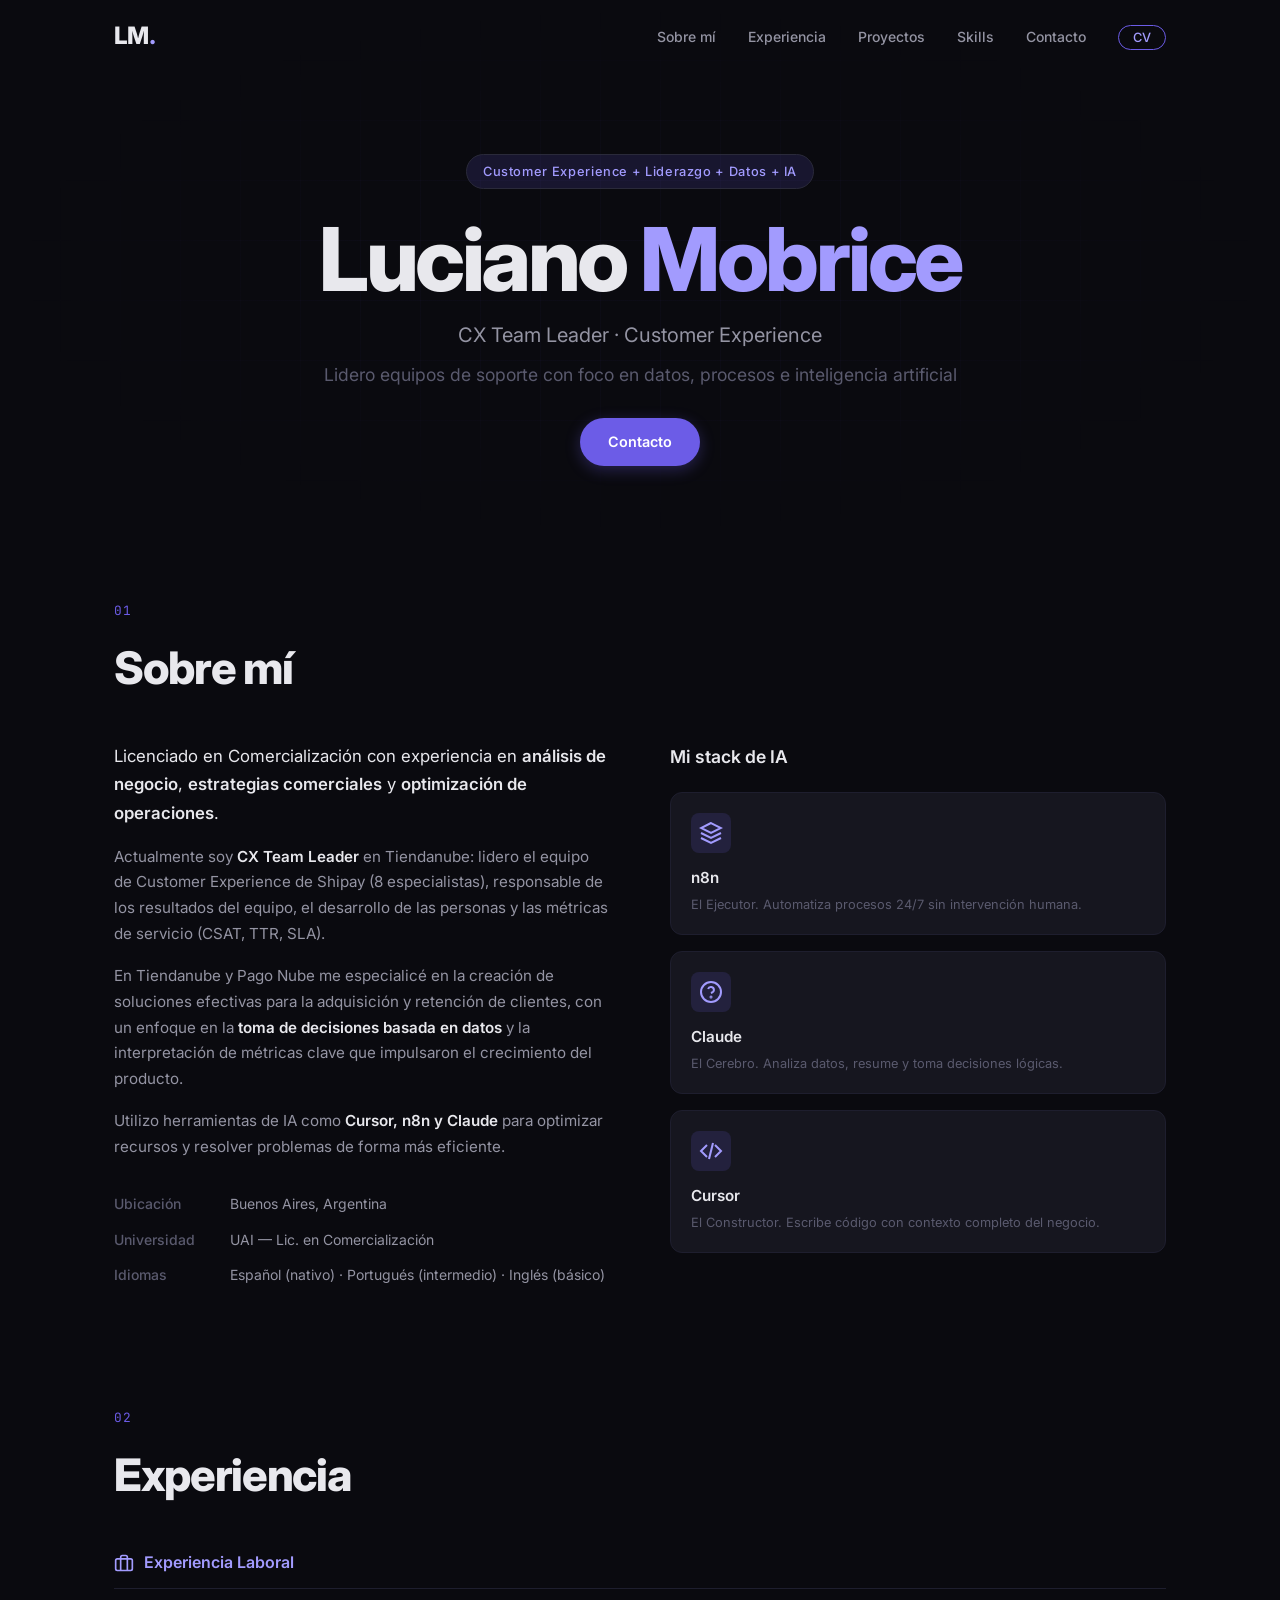
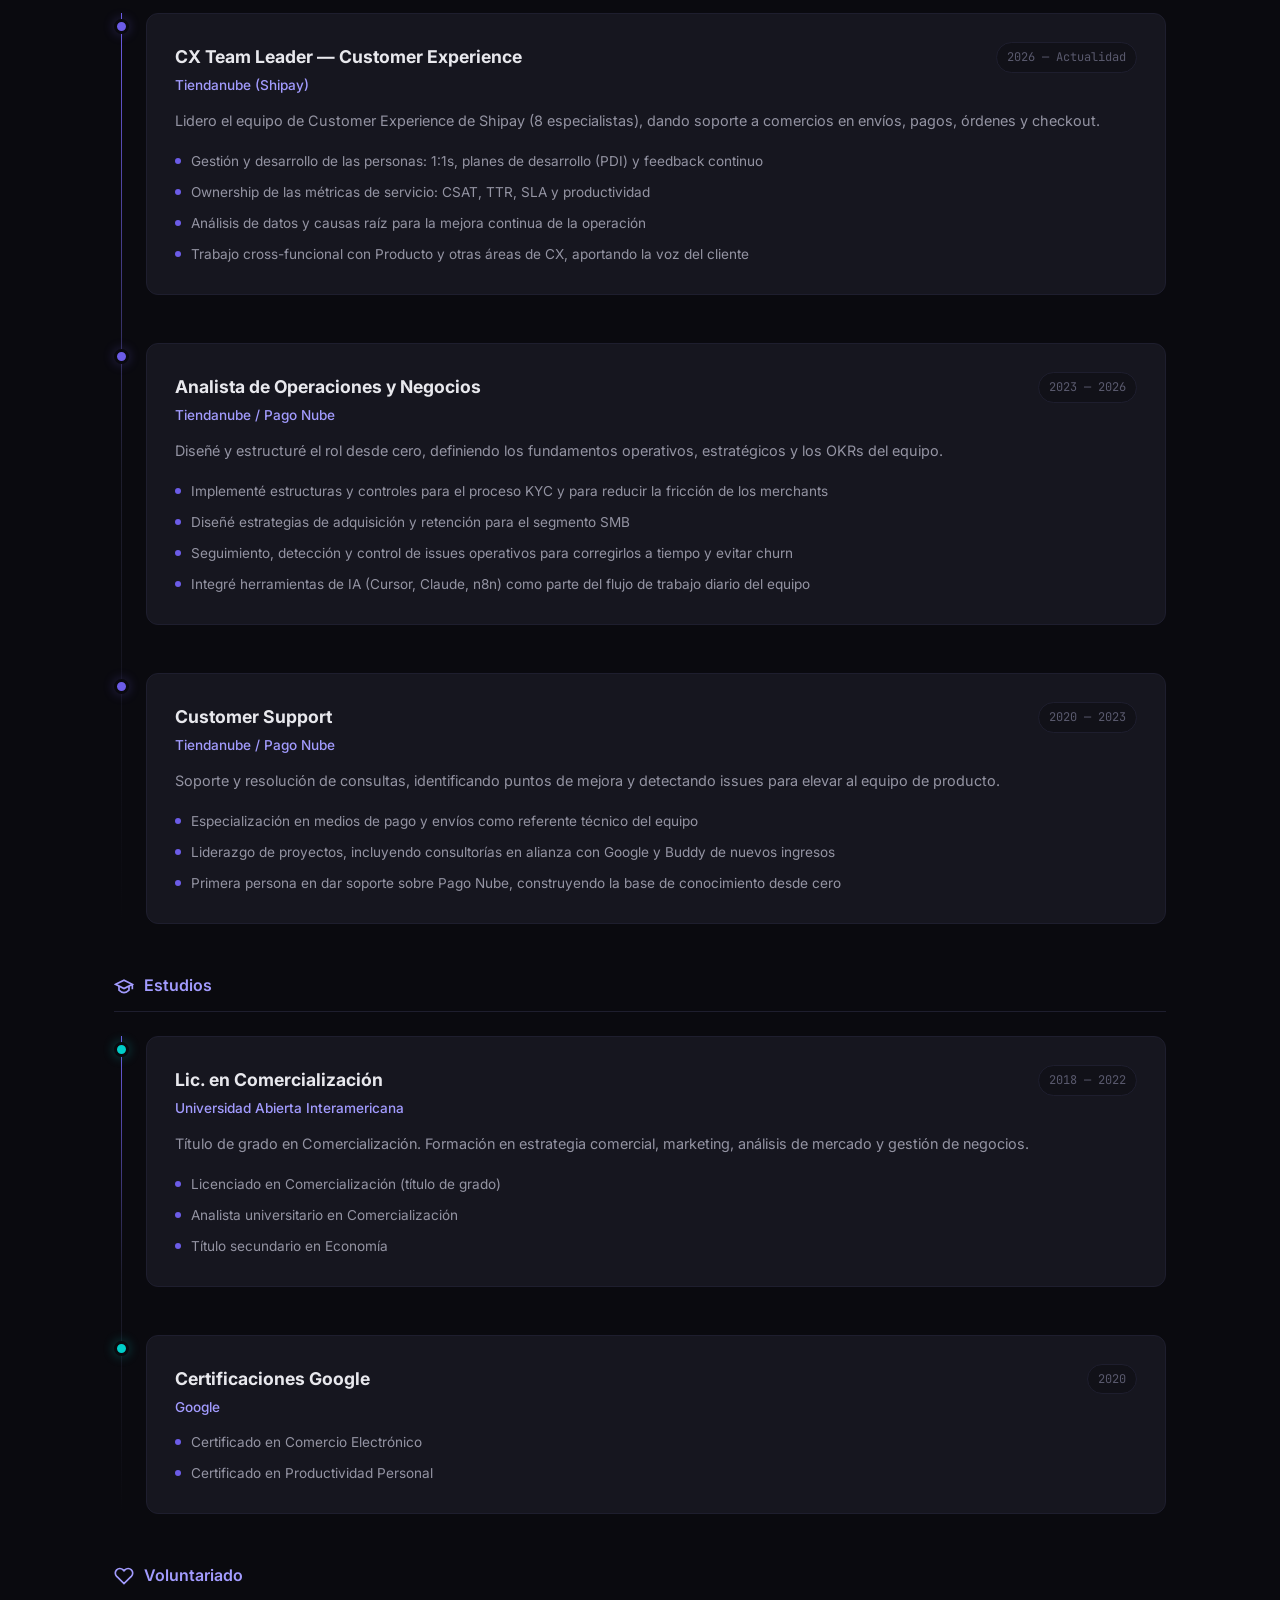
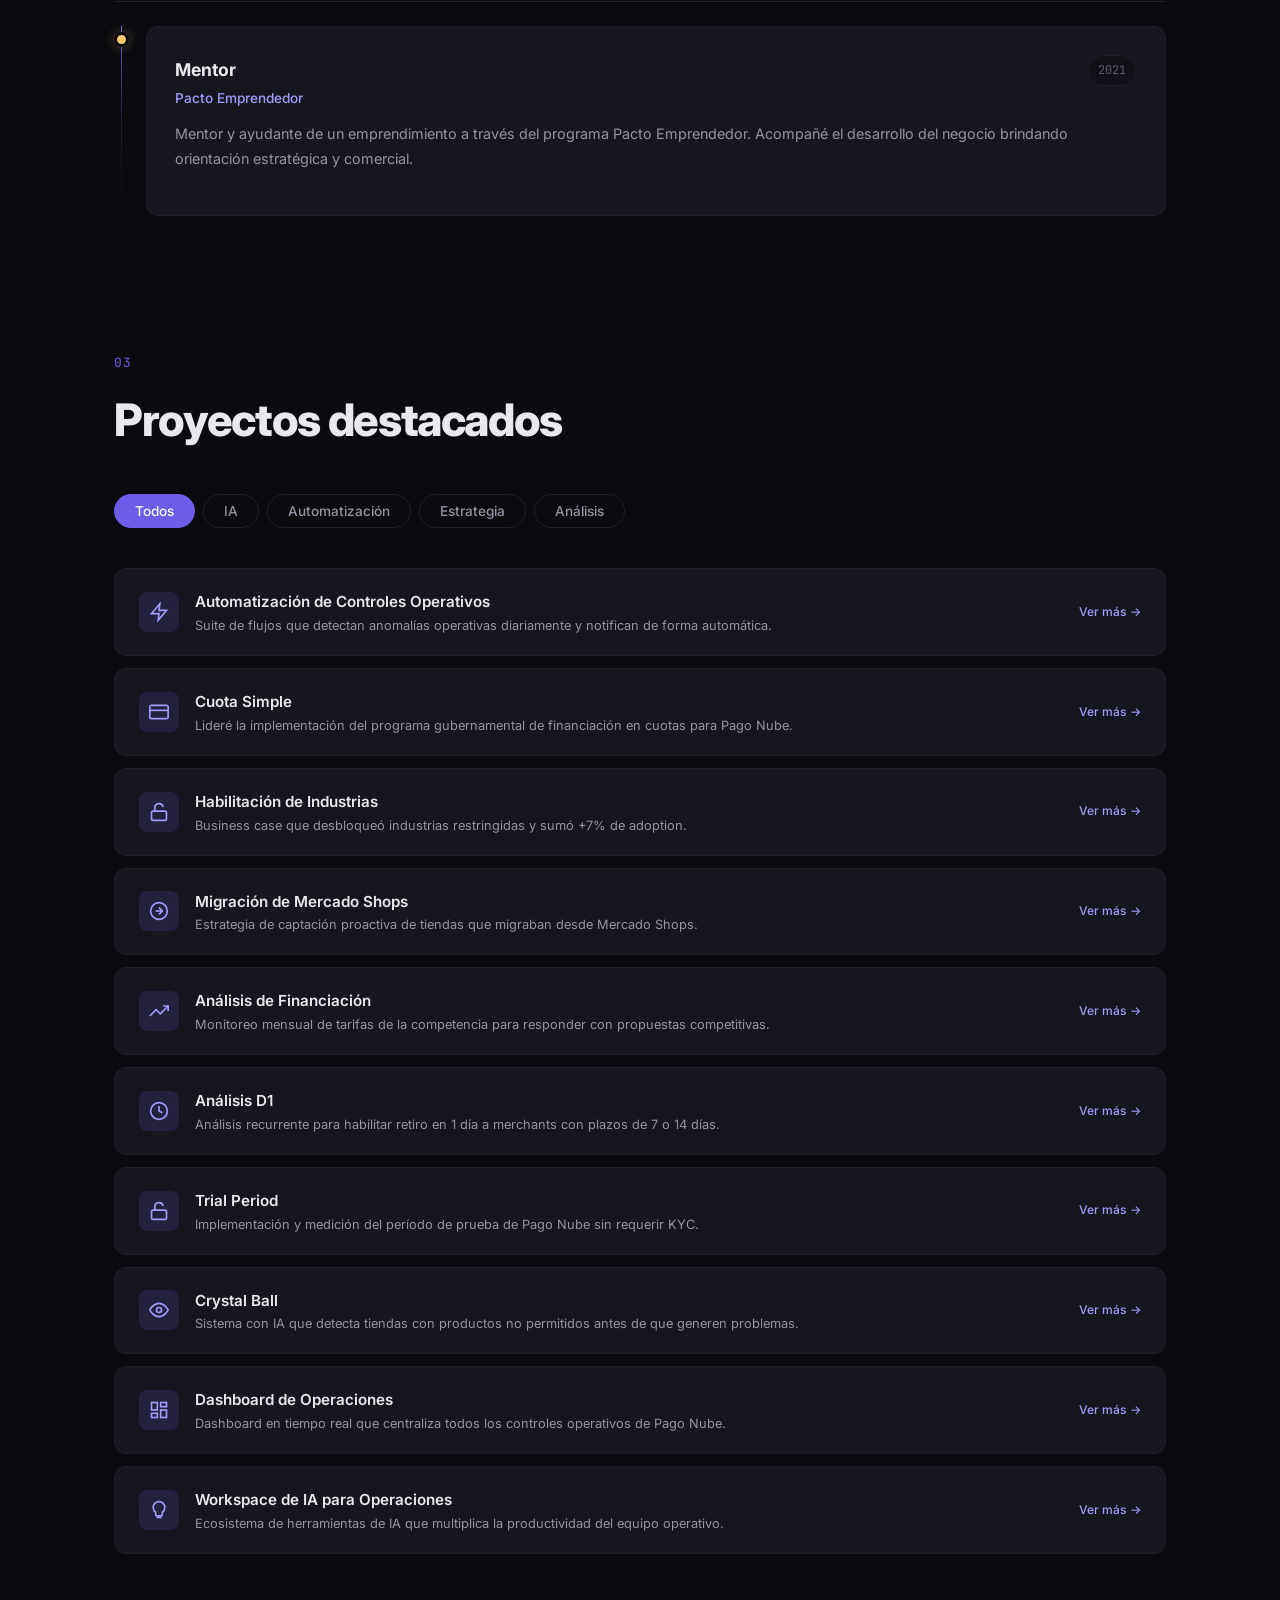
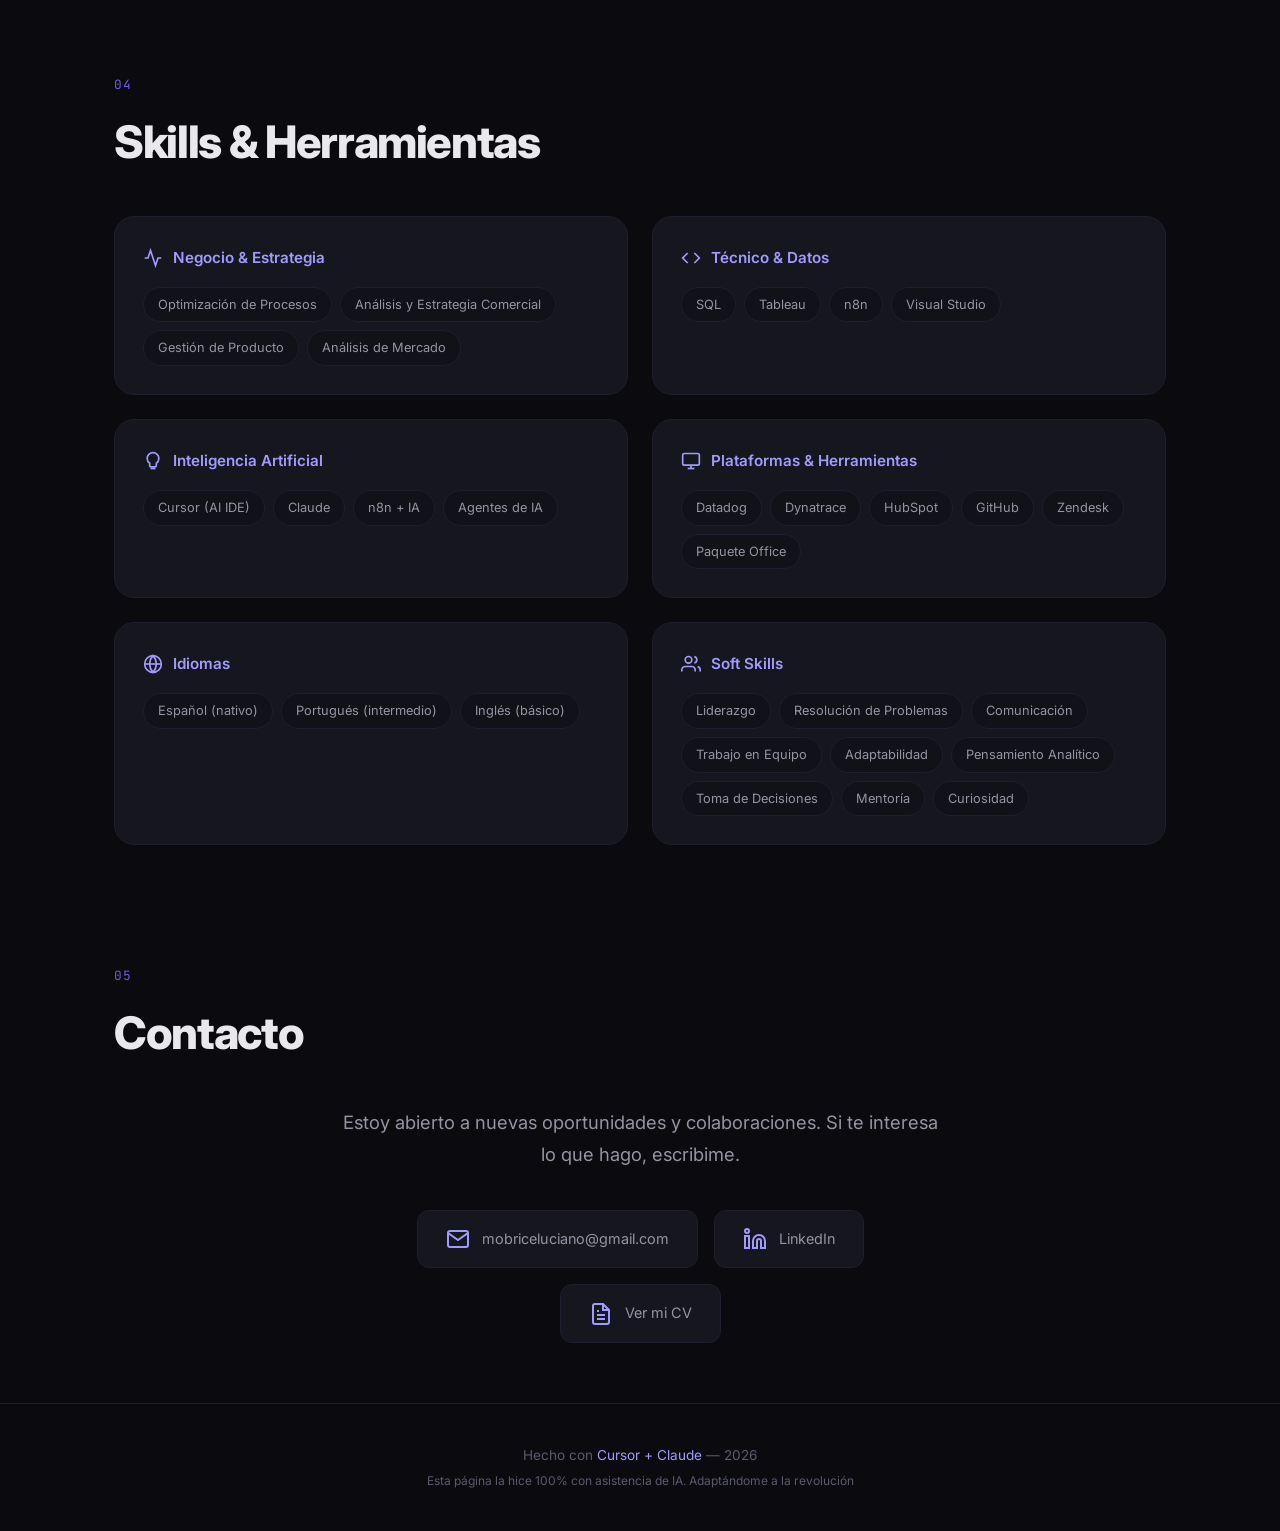
<file: index.html>
<!DOCTYPE html>
<html lang="es">
<head>
  <meta charset="UTF-8">
  <meta name="viewport" content="width=device-width, initial-scale=1.0">
  <title>Luciano Mobrice — Portfolio</title>
  <meta name="description" content="Portfolio de Luciano Mobrice. CX Team Leader en Tiendanube. Lidero equipos de Customer Experience con foco en datos, procesos e inteligencia artificial.">
  <link rel="stylesheet" href="style.css">
  <link rel="preconnect" href="https://fonts.googleapis.com">
  <link rel="preconnect" href="https://fonts.gstatic.com" crossorigin>
  <link href="https://fonts.googleapis.com/css2?family=Inter:wght@300;400;500;600;700;800&family=JetBrains+Mono:wght@400;500&display=swap" rel="stylesheet">
</head>
<body>
  <nav class="navbar" id="navbar">
    <div class="nav-container">
      <a href="#hero" class="nav-logo">LM<span class="accent">.</span></a>
      <button class="nav-toggle" id="navToggle" aria-label="Abrir menu">
        <span></span><span></span><span></span>
      </button>
      <ul class="nav-links" id="navLinks">
        <li><a href="#about">Sobre mí</a></li>
        <li><a href="#experience">Experiencia</a></li>
        <li><a href="#projects">Proyectos</a></li>
        <li><a href="#skills">Skills</a></li>
        <li><a href="#contact">Contacto</a></li>
        <li><a href="cv.html" class="nav-cv-link">CV</a></li>
      </ul>
    </div>
  </nav>

  <section class="hero" id="hero">
    <div class="hero-bg-grid"></div>
    <div class="hero-content">
      <div class="hero-badge">Customer Experience + Liderazgo + Datos + IA</div>
      <h1>Luciano <span class="accent">Mobrice</span></h1>
      <p class="hero-role">CX Team Leader · Customer Experience</p>
      <p class="hero-tagline">Lidero equipos de soporte con foco en datos, procesos e inteligencia artificial</p>
      <div class="hero-cta">
        <a href="#contact" class="btn btn-primary">Contacto</a>
      </div>
    </div>
  </section>

  <section class="about" id="about">
    <div class="container">
      <div class="section-header">
        <span class="section-tag">01</span>
        <h2>Sobre mí</h2>
      </div>
      <div class="about-grid">
        <div class="about-text">
          <p class="about-lead">Licenciado en Comercialización con experiencia en <strong>análisis de negocio</strong>, <strong>estrategias comerciales</strong> y <strong>optimización de operaciones</strong>.</p>
          <p>Actualmente soy <strong>CX Team Leader</strong> en Tiendanube: lidero el equipo de Customer Experience de Shipay (8 especialistas), responsable de los resultados del equipo, el desarrollo de las personas y las métricas de servicio (CSAT, TTR, SLA).</p>
          <p>En Tiendanube y Pago Nube me especialicé en la creación de soluciones efectivas para la adquisición y retención de clientes, con un enfoque en la <strong>toma de decisiones basada en datos</strong> y la interpretación de métricas clave que impulsaron el crecimiento del producto.</p>
          <p>Utilizo herramientas de IA como <strong>Cursor, n8n y Claude</strong> para optimizar recursos y resolver problemas de forma más eficiente.</p>
          <div class="about-details">
            <div class="detail">
              <span class="detail-label">Ubicación</span>
              <span class="detail-value">Buenos Aires, Argentina</span>
            </div>
            <div class="detail">
              <span class="detail-label">Universidad</span>
              <span class="detail-value">UAI — Lic. en Comercialización</span>
            </div>
            <div class="detail">
              <span class="detail-label">Idiomas</span>
              <span class="detail-value">Español (nativo) · Portugués (intermedio) · Inglés (básico)</span>
            </div>
          </div>
        </div>
        <div class="about-ai-stack">
          <h3>Mi stack de IA</h3>
          <div class="ai-cards">
            <div class="ai-card">
              <div class="ai-card-icon">
                <svg width="24" height="24" viewBox="0 0 24 24" fill="none" stroke="currentColor" stroke-width="2"><path d="M12 2L2 7l10 5 10-5-10-5z"/><path d="M2 17l10 5 10-5"/><path d="M2 12l10 5 10-5"/></svg>
              </div>
              <h4>n8n</h4>
              <p>El Ejecutor. Automatiza procesos 24/7 sin intervención humana.</p>
            </div>
            <div class="ai-card">
              <div class="ai-card-icon">
                <svg width="24" height="24" viewBox="0 0 24 24" fill="none" stroke="currentColor" stroke-width="2"><circle cx="12" cy="12" r="10"/><path d="M9.09 9a3 3 0 0 1 5.83 1c0 2-3 3-3 3"/><circle cx="12" cy="17" r=".5"/></svg>
              </div>
              <h4>Claude</h4>
              <p>El Cerebro. Analiza datos, resume y toma decisiones lógicas.</p>
            </div>
            <div class="ai-card">
              <div class="ai-card-icon">
                <svg width="24" height="24" viewBox="0 0 24 24" fill="none" stroke="currentColor" stroke-width="2"><polyline points="16 18 22 12 16 6"/><polyline points="8 6 2 12 8 18"/><line x1="14" y1="4" x2="10" y2="20"/></svg>
              </div>
              <h4>Cursor</h4>
              <p>El Constructor. Escribe código con contexto completo del negocio.</p>
            </div>
          </div>
        </div>
      </div>
    </div>
  </section>

  <section class="experience" id="experience">
    <div class="container">
      <div class="section-header">
        <span class="section-tag">02</span>
        <h2>Experiencia</h2>
      </div>

      <h3 class="experience-subtitle">
        <svg width="20" height="20" viewBox="0 0 24 24" fill="none" stroke="currentColor" stroke-width="2"><rect x="2" y="7" width="20" height="14" rx="2" ry="2"/><path d="M16 21V5a2 2 0 0 0-2-2h-4a2 2 0 0 0-2 2v16"/></svg>
        Experiencia Laboral
      </h3>
      <div class="timeline">
        <div class="timeline-item">
          <div class="timeline-marker"></div>
          <div class="timeline-content">
            <div class="timeline-header">
              <div>
                <h3>CX Team Leader — Customer Experience</h3>
                <span class="timeline-company">Tiendanube (Shipay)</span>
              </div>
              <span class="timeline-period">2026 — Actualidad</span>
            </div>
            <p>Lidero el equipo de Customer Experience de Shipay (8 especialistas), dando soporte a comercios en envíos, pagos, órdenes y checkout.</p>
            <ul class="timeline-highlights">
              <li>Gestión y desarrollo de las personas: 1:1s, planes de desarrollo (PDI) y feedback continuo</li>
              <li>Ownership de las métricas de servicio: CSAT, TTR, SLA y productividad</li>
              <li>Análisis de datos y causas raíz para la mejora continua de la operación</li>
              <li>Trabajo cross-funcional con Producto y otras áreas de CX, aportando la voz del cliente</li>
            </ul>
          </div>
        </div>
        <div class="timeline-item">
          <div class="timeline-marker"></div>
          <div class="timeline-content">
            <div class="timeline-header">
              <div>
                <h3>Analista de Operaciones y Negocios</h3>
                <span class="timeline-company">Tiendanube / Pago Nube</span>
              </div>
              <span class="timeline-period">2023 — 2026</span>
            </div>
            <p>Diseñé y estructuré el rol desde cero, definiendo los fundamentos operativos, estratégicos y los OKRs del equipo.</p>
            <ul class="timeline-highlights">
              <li>Implementé estructuras y controles para el proceso KYC y para reducir la fricción de los merchants</li>
              <li>Diseñé estrategias de adquisición y retención para el segmento SMB</li>
              <li>Seguimiento, detección y control de issues operativos para corregirlos a tiempo y evitar churn</li>
              <li>Integré herramientas de IA (Cursor, Claude, n8n) como parte del flujo de trabajo diario del equipo</li>
            </ul>
          </div>
        </div>
        <div class="timeline-item">
          <div class="timeline-marker"></div>
          <div class="timeline-content">
            <div class="timeline-header">
              <div>
                <h3>Customer Support</h3>
                <span class="timeline-company">Tiendanube / Pago Nube</span>
              </div>
              <span class="timeline-period">2020 — 2023</span>
            </div>
            <p>Soporte y resolución de consultas, identificando puntos de mejora y detectando issues para elevar al equipo de producto.</p>
            <ul class="timeline-highlights">
              <li>Especialización en medios de pago y envíos como referente técnico del equipo</li>
              <li>Liderazgo de proyectos, incluyendo consultorías en alianza con Google y Buddy de nuevos ingresos</li>
              <li>Primera persona en dar soporte sobre Pago Nube, construyendo la base de conocimiento desde cero</li>
            </ul>
          </div>
        </div>
      </div>

      <h3 class="experience-subtitle">
        <svg width="20" height="20" viewBox="0 0 24 24" fill="none" stroke="currentColor" stroke-width="2"><path d="M22 10v6M2 10l10-5 10 5-10 5z"/><path d="M6 12v5c3 3 6 3 6 3s3 0 6-3v-5"/></svg>
        Estudios
      </h3>
      <div class="timeline">
        <div class="timeline-item">
          <div class="timeline-marker marker-edu"></div>
          <div class="timeline-content">
            <div class="timeline-header">
              <div>
                <h3>Lic. en Comercialización</h3>
                <span class="timeline-company">Universidad Abierta Interamericana</span>
              </div>
              <span class="timeline-period">2018 — 2022</span>
            </div>
            <p>Título de grado en Comercialización. Formación en estrategia comercial, marketing, análisis de mercado y gestión de negocios.</p>
            <ul class="timeline-highlights">
              <li>Licenciado en Comercialización (título de grado)</li>
              <li>Analista universitario en Comercialización</li>
              <li>Título secundario en Economía</li>
            </ul>
          </div>
        </div>
        <div class="timeline-item">
          <div class="timeline-marker marker-edu"></div>
          <div class="timeline-content">
            <div class="timeline-header">
              <div>
                <h3>Certificaciones Google</h3>
                <span class="timeline-company">Google</span>
              </div>
              <span class="timeline-period">2020</span>
            </div>
            <ul class="timeline-highlights">
              <li>Certificado en Comercio Electrónico</li>
              <li>Certificado en Productividad Personal</li>
            </ul>
          </div>
        </div>
      </div>

      <h3 class="experience-subtitle">
        <svg width="20" height="20" viewBox="0 0 24 24" fill="none" stroke="currentColor" stroke-width="2"><path d="M20.84 4.61a5.5 5.5 0 0 0-7.78 0L12 5.67l-1.06-1.06a5.5 5.5 0 0 0-7.78 7.78l1.06 1.06L12 21.23l7.78-7.78 1.06-1.06a5.5 5.5 0 0 0 0-7.78z"/></svg>
        Voluntariado
      </h3>
      <div class="timeline">
        <div class="timeline-item">
          <div class="timeline-marker marker-vol"></div>
          <div class="timeline-content">
            <div class="timeline-header">
              <div>
                <h3>Mentor</h3>
                <span class="timeline-company">Pacto Emprendedor</span>
              </div>
              <span class="timeline-period">2021</span>
            </div>
            <p>Mentor y ayudante de un emprendimiento a través del programa Pacto Emprendedor. Acompañé el desarrollo del negocio brindando orientación estratégica y comercial.</p>
          </div>
        </div>
      </div>
    </div>
  </section>

  <section class="projects" id="projects">
    <div class="container">
      <div class="section-header">
        <span class="section-tag">03</span>
        <h2>Proyectos destacados</h2>
      </div>
      <div class="project-filters">
        <button class="filter-btn active" data-filter="all">Todos</button>
        <button class="filter-btn" data-filter="ai">IA</button>
        <button class="filter-btn" data-filter="automation">Automatización</button>
        <button class="filter-btn" data-filter="strategy">Estrategia</button>
        <button class="filter-btn" data-filter="analytics">Análisis</button>
      </div>
      <div class="projects-grid" id="projectsGrid">
      </div>
    </div>
  </section>

  <section class="skills" id="skills">
    <div class="container">
      <div class="section-header">
        <span class="section-tag">04</span>
        <h2>Skills & Herramientas</h2>
      </div>
      <div class="skills-grid">
        <div class="skill-group">
          <h3>
            <svg width="20" height="20" viewBox="0 0 24 24" fill="none" stroke="currentColor" stroke-width="2"><path d="M22 12h-4l-3 9L9 3l-3 9H2"/></svg>
            Negocio & Estrategia
          </h3>
          <div class="skill-tags" id="skillsBusiness"></div>
        </div>
        <div class="skill-group">
          <h3>
            <svg width="20" height="20" viewBox="0 0 24 24" fill="none" stroke="currentColor" stroke-width="2"><polyline points="16 18 22 12 16 6"/><polyline points="8 6 2 12 8 18"/></svg>
            Técnico & Datos
          </h3>
          <div class="skill-tags" id="skillsTechnical"></div>
        </div>
        <div class="skill-group">
          <h3>
            <svg width="20" height="20" viewBox="0 0 24 24" fill="none" stroke="currentColor" stroke-width="2"><path d="M12 2a7 7 0 0 0-7 7c0 2.38 1.19 4.47 3 5.74V17a2 2 0 0 0 2 2h4a2 2 0 0 0 2-2v-2.26c1.81-1.27 3-3.36 3-5.74a7 7 0 0 0-7-7z"/><line x1="9" y1="21" x2="15" y2="21"/></svg>
            Inteligencia Artificial
          </h3>
          <div class="skill-tags" id="skillsAI"></div>
        </div>
        <div class="skill-group">
          <h3>
            <svg width="20" height="20" viewBox="0 0 24 24" fill="none" stroke="currentColor" stroke-width="2"><rect x="2" y="3" width="20" height="14" rx="2" ry="2"/><line x1="8" y1="21" x2="16" y2="21"/><line x1="12" y1="17" x2="12" y2="21"/></svg>
            Plataformas & Herramientas
          </h3>
          <div class="skill-tags" id="skillsPlatforms"></div>
        </div>
        <div class="skill-group">
          <h3>
            <svg width="20" height="20" viewBox="0 0 24 24" fill="none" stroke="currentColor" stroke-width="2"><circle cx="12" cy="12" r="10"/><line x1="2" y1="12" x2="22" y2="12"/><path d="M12 2a15.3 15.3 0 0 1 4 10 15.3 15.3 0 0 1-4 10 15.3 15.3 0 0 1-4-10 15.3 15.3 0 0 1 4-10z"/></svg>
            Idiomas
          </h3>
          <div class="skill-tags" id="skillsLanguages"></div>
        </div>
        <div class="skill-group">
          <h3>
            <svg width="20" height="20" viewBox="0 0 24 24" fill="none" stroke="currentColor" stroke-width="2"><path d="M17 21v-2a4 4 0 0 0-4-4H5a4 4 0 0 0-4 4v2"/><circle cx="9" cy="7" r="4"/><path d="M23 21v-2a4 4 0 0 0-3-3.87"/><path d="M16 3.13a4 4 0 0 1 0 7.75"/></svg>
            Soft Skills
          </h3>
          <div class="skill-tags" id="skillsSoft"></div>
        </div>
      </div>
    </div>
  </section>

  <section class="contact" id="contact">
    <div class="container">
      <div class="section-header">
        <span class="section-tag">05</span>
        <h2>Contacto</h2>
      </div>
      <div class="contact-content">
        <p class="contact-lead">Estoy abierto a nuevas oportunidades y colaboraciones. Si te interesa lo que hago, escribime.</p>
        <div class="contact-links">
          <a href="mailto:mobriceluciano@gmail.com" class="contact-card" rel="noopener noreferrer">
            <svg width="24" height="24" viewBox="0 0 24 24" fill="none" stroke="currentColor" stroke-width="2"><path d="M4 4h16c1.1 0 2 .9 2 2v12c0 1.1-.9 2-2 2H4c-1.1 0-2-.9-2-2V6c0-1.1.9-2 2-2z"/><polyline points="22,6 12,13 2,6"/></svg>
            <span>mobriceluciano@gmail.com</span>
          </a>
          <a href="https://www.linkedin.com/in/lucianomobrice/" target="_blank" class="contact-card" rel="noopener noreferrer">
            <svg width="24" height="24" viewBox="0 0 24 24" fill="none" stroke="currentColor" stroke-width="2"><path d="M16 8a6 6 0 0 1 6 6v7h-4v-7a2 2 0 0 0-2-2 2 2 0 0 0-2 2v7h-4v-7a6 6 0 0 1 6-6z"/><rect x="2" y="9" width="4" height="12"/><circle cx="4" cy="4" r="2"/></svg>
            <span>LinkedIn</span>
          </a>
          <a href="cv.html" class="contact-card">
            <svg width="24" height="24" viewBox="0 0 24 24" fill="none" stroke="currentColor" stroke-width="2"><path d="M14 2H6a2 2 0 0 0-2 2v16a2 2 0 0 0 2 2h12a2 2 0 0 0 2-2V8z"/><polyline points="14 2 14 8 20 8"/><line x1="16" y1="13" x2="8" y2="13"/><line x1="16" y1="17" x2="8" y2="17"/><polyline points="10 9 9 9 8 9"/></svg>
            <span>Ver mi CV</span>
          </a>
        </div>
      </div>
    </div>
  </section>

  <footer class="footer">
    <div class="container">
      <p>Hecho con <span class="accent">Cursor + Claude</span> — 2026</p>
      <p class="footer-note">Esta página la hice 100% con asistencia de IA. Adaptándome a la revolución</p>
    </div>
  </footer>

  <script src="script.js"></script>
</body>
</html>
</file>
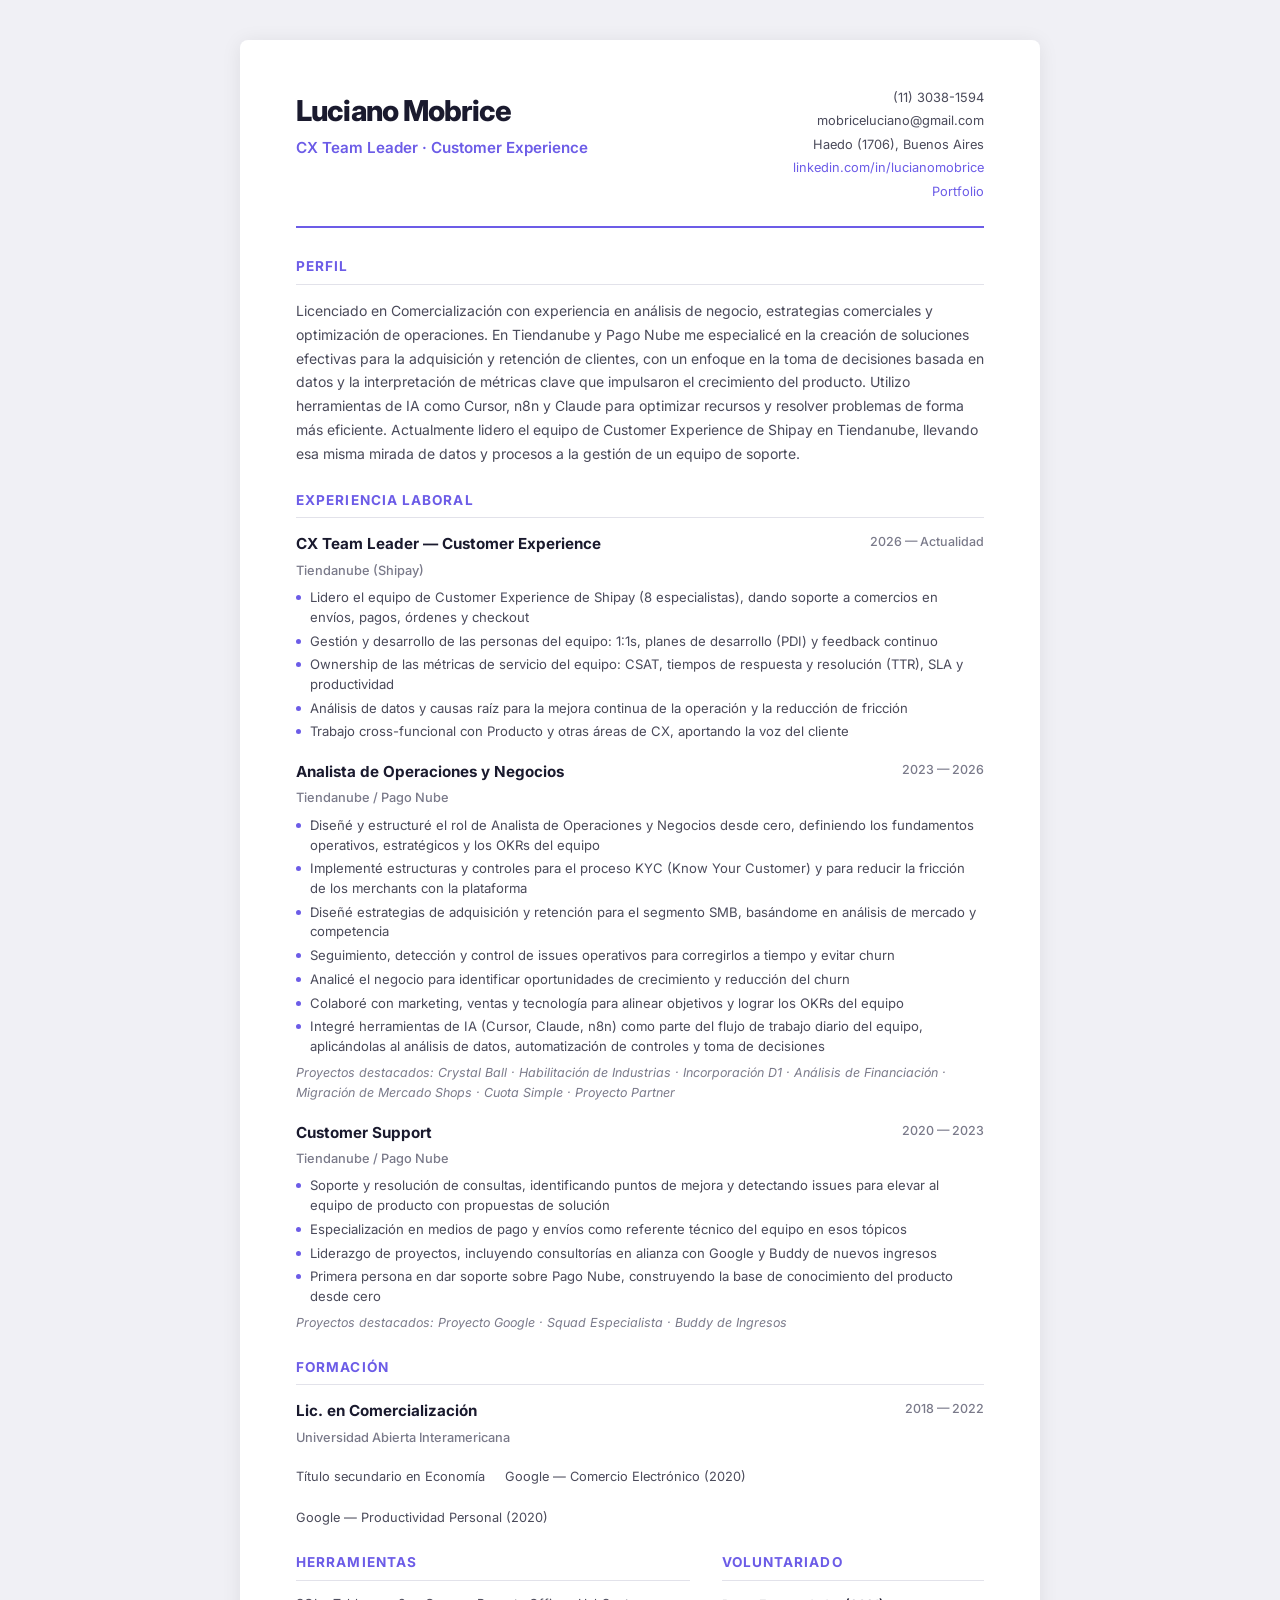
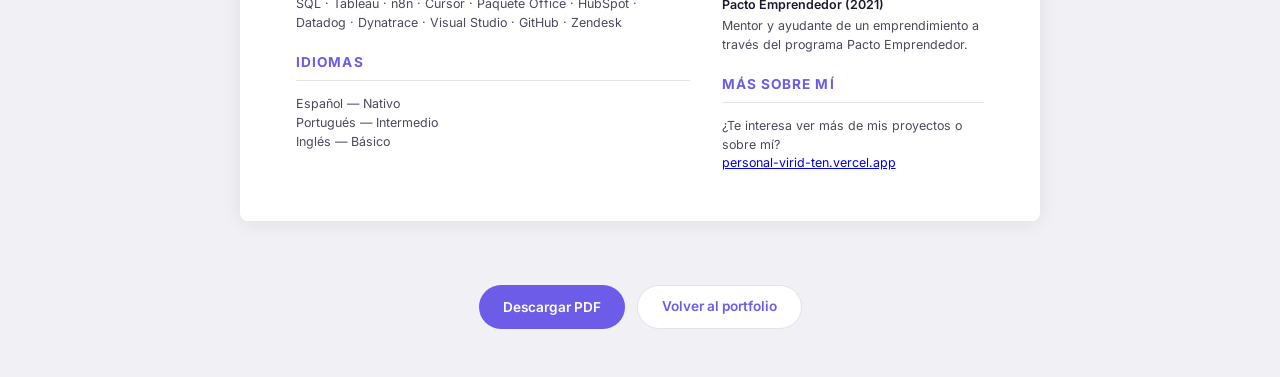
<file: cv.html>
<!DOCTYPE html>
<html lang="es">
<head>
  <meta charset="UTF-8">
  <meta name="viewport" content="width=device-width, initial-scale=1.0">
  <title>CV — Luciano Mobrice</title>
  <link rel="stylesheet" href="cv.css">
  <link rel="preconnect" href="https://fonts.googleapis.com">
  <link rel="preconnect" href="https://fonts.gstatic.com" crossorigin>
  <link href="https://fonts.googleapis.com/css2?family=Inter:wght@300;400;500;600;700;800&display=swap" rel="stylesheet">
</head>
<body>
  <div class="cv">

    <header class="cv-header">
      <div class="cv-header-main">
        <h1>Luciano Mobrice</h1>
        <p class="cv-role">CX Team Leader · Customer Experience</p>
      </div>
      <div class="cv-contact">
        <span>(11) 3038-1594</span>
        <span>mobriceluciano@gmail.com</span>
        <span>Haedo (1706), Buenos Aires</span>
        <a href="https://www.linkedin.com/in/lucianomobrice/" target="_blank" rel="noopener noreferrer">linkedin.com/in/lucianomobrice</a>
        <a href="https://personal-virid-ten.vercel.app" target="_blank" rel="noopener noreferrer">Portfolio</a>
      </div>
    </header>

    <section class="cv-section">
      <h2>Perfil</h2>
      <p class="cv-profile">Licenciado en Comercialización con experiencia en análisis de negocio, estrategias comerciales y optimización de operaciones. En Tiendanube y Pago Nube me especialicé en la creación de soluciones efectivas para la adquisición y retención de clientes, con un enfoque en la toma de decisiones basada en datos y la interpretación de métricas clave que impulsaron el crecimiento del producto. Utilizo herramientas de IA como Cursor, n8n y Claude para optimizar recursos y resolver problemas de forma más eficiente. Actualmente lidero el equipo de Customer Experience de Shipay en Tiendanube, llevando esa misma mirada de datos y procesos a la gestión de un equipo de soporte.</p>
    </section>

    <section class="cv-section">
      <h2>Experiencia laboral</h2>

      <div class="cv-entry">
        <div class="cv-entry-header">
          <div>
            <h3>CX Team Leader — Customer Experience</h3>
            <span class="cv-company">Tiendanube (Shipay)</span>
          </div>
          <span class="cv-date">2026 — Actualidad</span>
        </div>
        <ul>
          <li>Lidero el equipo de Customer Experience de Shipay (8 especialistas), dando soporte a comercios en envíos, pagos, órdenes y checkout</li>
          <li>Gestión y desarrollo de las personas del equipo: 1:1s, planes de desarrollo (PDI) y feedback continuo</li>
          <li>Ownership de las métricas de servicio del equipo: CSAT, tiempos de respuesta y resolución (TTR), SLA y productividad</li>
          <li>Análisis de datos y causas raíz para la mejora continua de la operación y la reducción de fricción</li>
          <li>Trabajo cross-funcional con Producto y otras áreas de CX, aportando la voz del cliente</li>
        </ul>
      </div>

      <div class="cv-entry">
        <div class="cv-entry-header">
          <div>
            <h3>Analista de Operaciones y Negocios</h3>
            <span class="cv-company">Tiendanube / Pago Nube</span>
          </div>
          <span class="cv-date">2023 — 2026</span>
        </div>
        <ul>
          <li>Diseñé y estructuré el rol de Analista de Operaciones y Negocios desde cero, definiendo los fundamentos operativos, estratégicos y los OKRs del equipo</li>
          <li>Implementé estructuras y controles para el proceso KYC (Know Your Customer) y para reducir la fricción de los merchants con la plataforma</li>
          <li>Diseñé estrategias de adquisición y retención para el segmento SMB, basándome en análisis de mercado y competencia</li>
          <li>Seguimiento, detección y control de issues operativos para corregirlos a tiempo y evitar churn</li>
          <li>Analicé el negocio para identificar oportunidades de crecimiento y reducción del churn</li>
          <li>Colaboré con marketing, ventas y tecnología para alinear objetivos y lograr los OKRs del equipo</li>
          <li>Integré herramientas de IA (Cursor, Claude, n8n) como parte del flujo de trabajo diario del equipo, aplicándolas al análisis de datos, automatización de controles y toma de decisiones</li>
        </ul>
        <p class="cv-projects-line">Proyectos destacados: Crystal Ball · Habilitación de Industrias · Incorporación D1 · Análisis de Financiación · Migración de Mercado Shops · Cuota Simple · Proyecto Partner</p>
      </div>

      <div class="cv-entry">
        <div class="cv-entry-header">
          <div>
            <h3>Customer Support</h3>
            <span class="cv-company">Tiendanube / Pago Nube</span>
          </div>
          <span class="cv-date">2020 — 2023</span>
        </div>
        <ul>
          <li>Soporte y resolución de consultas, identificando puntos de mejora y detectando issues para elevar al equipo de producto con propuestas de solución</li>
          <li>Especialización en medios de pago y envíos como referente técnico del equipo en esos tópicos</li>
          <li>Liderazgo de proyectos, incluyendo consultorías en alianza con Google y Buddy de nuevos ingresos</li>
          <li>Primera persona en dar soporte sobre Pago Nube, construyendo la base de conocimiento del producto desde cero</li>
        </ul>
        <p class="cv-projects-line">Proyectos destacados: Proyecto Google · Squad Especialista · Buddy de Ingresos</p>
      </div>
    </section>

    <section class="cv-section">
      <h2>Formación</h2>
      <div class="cv-entry">
        <div class="cv-entry-header">
          <div>
            <h3>Lic. en Comercialización</h3>
            <span class="cv-company">Universidad Abierta Interamericana</span>
          </div>
          <span class="cv-date">2018 — 2022</span>
        </div>
      </div>
      <div class="cv-certs">
        <span>Título secundario en Economía</span>
        <span>Google — Comercio Electrónico (2020)</span>
        <span>Google — Productividad Personal (2020)</span>
      </div>
    </section>

    <div class="cv-columns">
      <section class="cv-section cv-col">
        <h2>Herramientas</h2>
        <div class="cv-skill-group">
          <p>SQL · Tableau · n8n · Cursor · Paquete Office · HubSpot · Datadog · Dynatrace · Visual Studio · GitHub · Zendesk</p>
        </div>

        <h2 class="cv-mt">Idiomas</h2>
        <div class="cv-skill-group">
          <p>Español — Nativo</p>
          <p>Portugués — Intermedio</p>
          <p>Inglés — Básico</p>
        </div>
      </section>

      <section class="cv-section cv-col">
        <h2>Voluntariado</h2>
        <div class="cv-skill-group">
          <h4>Pacto Emprendedor (2021)</h4>
          <p>Mentor y ayudante de un emprendimiento a través del programa Pacto Emprendedor.</p>
        </div>

        <h2 class="cv-mt">Más sobre mí</h2>
        <div class="cv-skill-group">
          <p>¿Te interesa ver más de mis proyectos o sobre mí?</p>
          <p><a href="https://personal-virid-ten.vercel.app" target="_blank" rel="noopener noreferrer">personal-virid-ten.vercel.app</a></p>
        </div>
      </section>
    </div>

  </div>

  <div class="cv-actions no-print">
    <button onclick="window.print()" class="cv-btn">Descargar PDF</button>
    <a href="index.html" class="cv-btn cv-btn-secondary">Volver al portfolio</a>
  </div>

</body>
</html>
</file>
<file: style.css>
:root {
  --bg-primary: #0a0a0f;
  --bg-secondary: #111118;
  --bg-card: #16161f;
  --bg-card-hover: #1c1c28;
  --text-primary: #e8e8ed;
  --text-secondary: #9494a3;
  --text-muted: #5a5a6e;
  --accent: #6c5ce7;
  --accent-light: #a29bfe;
  --accent-glow: rgba(108, 92, 231, 0.15);
  --accent-glow-strong: rgba(108, 92, 231, 0.3);
  --border: #1e1e2e;
  --border-light: #2a2a3a;
  --green: #00cec9;
  --orange: #fdcb6e;
  --pink: #fd79a8;
  --radius: 12px;
  --radius-sm: 8px;
  --radius-lg: 20px;
  --transition: 0.3s cubic-bezier(0.4, 0, 0.2, 1);
  --shadow: 0 4px 20px rgba(0, 0, 0, 0.3);
  --shadow-lg: 0 8px 40px rgba(0, 0, 0, 0.4);
}

*,
*::before,
*::after {
  margin: 0;
  padding: 0;
  box-sizing: border-box;
}

html {
  scroll-behavior: smooth;
  scroll-padding-top: 80px;
}

body {
  font-family: 'Inter', -apple-system, BlinkMacSystemFont, sans-serif;
  background: var(--bg-primary);
  color: var(--text-primary);
  line-height: 1.7;
  overflow-x: hidden;
  -webkit-font-smoothing: antialiased;
}

.container {
  max-width: 1100px;
  margin: 0 auto;
  padding: 0 24px;
}

/* ─── NAV ────────────────────────────── */

.navbar {
  position: fixed;
  top: 0;
  left: 0;
  right: 0;
  z-index: 1000;
  padding: 16px 0;
  transition: var(--transition);
  background: transparent;
}

.navbar.scrolled {
  background: rgba(10, 10, 15, 0.85);
  backdrop-filter: blur(20px);
  border-bottom: 1px solid var(--border);
  padding: 12px 0;
}

.nav-container {
  max-width: 1100px;
  margin: 0 auto;
  padding: 0 24px;
  display: flex;
  justify-content: space-between;
  align-items: center;
}

.nav-logo {
  font-size: 1.5rem;
  font-weight: 800;
  text-decoration: none;
  color: var(--text-primary);
  letter-spacing: -0.03em;
}

.nav-links {
  list-style: none;
  display: flex;
  gap: 32px;
}

.nav-links a {
  text-decoration: none;
  color: var(--text-secondary);
  font-size: 0.875rem;
  font-weight: 500;
  transition: var(--transition);
  position: relative;
}

.nav-links a::after {
  content: '';
  position: absolute;
  bottom: -4px;
  left: 0;
  width: 0;
  height: 2px;
  background: var(--accent);
  transition: var(--transition);
}

.nav-links a:hover {
  color: var(--text-primary);
}

.nav-links a:hover::after {
  width: 100%;
}

.nav-cv-link {
  padding: 4px 14px;
  border: 1px solid var(--accent);
  border-radius: 100px;
  color: var(--accent-light) !important;
  font-size: 0.8rem !important;
}

.nav-cv-link::after {
  display: none !important;
}

.nav-cv-link:hover {
  background: var(--accent);
  color: white !important;
}

.nav-toggle {
  display: none;
  background: none;
  border: none;
  cursor: pointer;
  padding: 4px;
  flex-direction: column;
  gap: 5px;
}

.nav-toggle span {
  display: block;
  width: 24px;
  height: 2px;
  background: var(--text-primary);
  transition: var(--transition);
}

/* ─── HERO ───────────────────────────── */

.hero {
  min-height: 60vh;
  display: flex;
  align-items: center;
  justify-content: center;
  position: relative;
  padding: 120px 24px 40px;
  overflow: hidden;
}

.hero-bg-grid {
  position: absolute;
  inset: 0;
  background-image:
    linear-gradient(rgba(108, 92, 231, 0.03) 1px, transparent 1px),
    linear-gradient(90deg, rgba(108, 92, 231, 0.03) 1px, transparent 1px);
  background-size: 60px 60px;
  mask-image: radial-gradient(ellipse at center, black 30%, transparent 70%);
}

.hero-content {
  text-align: center;
  position: relative;
  z-index: 1;
  max-width: 800px;
}

.hero-badge {
  display: inline-block;
  padding: 6px 16px;
  border-radius: 100px;
  border: 1px solid var(--border-light);
  background: var(--accent-glow);
  color: var(--accent-light);
  font-size: 0.8rem;
  font-weight: 500;
  letter-spacing: 0.05em;
  margin-bottom: 24px;
  opacity: 0;
  animation: fadeUp 0.6s 0.2s forwards;
}

.hero h1 {
  font-size: clamp(3rem, 8vw, 5.5rem);
  font-weight: 800;
  letter-spacing: -0.04em;
  line-height: 1.05;
  margin-bottom: 12px;
  opacity: 0;
  animation: fadeUp 0.6s 0.3s forwards;
}

.hero-role {
  font-size: clamp(1rem, 2.5vw, 1.25rem);
  color: var(--text-secondary);
  font-weight: 400;
  margin-bottom: 8px;
  opacity: 0;
  animation: fadeUp 0.6s 0.4s forwards;
}

.hero-tagline {
  font-size: clamp(0.9rem, 2vw, 1.1rem);
  color: var(--text-muted);
  margin-bottom: 28px;
  opacity: 0;
  animation: fadeUp 0.6s 0.5s forwards;
}

.hero-cta {
  display: flex;
  gap: 16px;
  justify-content: center;
  margin-bottom: 0;
  opacity: 0;
  animation: fadeUp 0.6s 0.6s forwards;
}

.btn {
  display: inline-flex;
  align-items: center;
  padding: 12px 28px;
  border-radius: 100px;
  font-size: 0.9rem;
  font-weight: 600;
  text-decoration: none;
  transition: var(--transition);
  cursor: pointer;
  border: none;
}

.btn-primary {
  background: var(--accent);
  color: white;
  box-shadow: 0 4px 15px rgba(108, 92, 231, 0.3);
}

.btn-primary:hover {
  background: var(--accent-light);
  transform: translateY(-2px);
  box-shadow: 0 6px 25px rgba(108, 92, 231, 0.4);
}

.btn-secondary {
  background: transparent;
  color: var(--text-primary);
  border: 1px solid var(--border-light);
}

.btn-secondary:hover {
  border-color: var(--accent);
  color: var(--accent-light);
  transform: translateY(-2px);
}

.hero-stats {
  display: flex;
  justify-content: center;
  gap: 60px;
  opacity: 0;
  animation: fadeUp 0.6s 0.7s forwards;
}

.stat {
  text-align: center;
}

.stat-number {
  display: block;
  font-size: 2.5rem;
  font-weight: 800;
  color: var(--accent-light);
  font-family: 'JetBrains Mono', monospace;
  line-height: 1;
}

.stat-label {
  font-size: 0.75rem;
  color: var(--text-muted);
  text-transform: uppercase;
  letter-spacing: 0.1em;
  margin-top: 4px;
  display: block;
}

.scroll-indicator {
  position: absolute;
  bottom: 32px;
  left: 50%;
  transform: translateX(-50%);
  display: flex;
  flex-direction: column;
  align-items: center;
  gap: 8px;
  opacity: 0;
  animation: fadeUp 0.6s 1s forwards;
}

.scroll-indicator span {
  font-size: 0.7rem;
  color: var(--text-muted);
  text-transform: uppercase;
  letter-spacing: 0.15em;
}

.scroll-line {
  width: 1px;
  height: 40px;
  background: linear-gradient(to bottom, var(--accent), transparent);
  animation: scrollPulse 2s ease-in-out infinite;
}

/* ─── SECTIONS ───────────────────────── */

section {
  padding: 60px 0;
}

.section-header {
  margin-bottom: 36px;
}

.section-tag {
  display: block;
  font-family: 'JetBrains Mono', monospace;
  font-size: 0.8rem;
  color: var(--accent);
  margin-bottom: 8px;
  letter-spacing: 0.05em;
}

.section-header h2 {
  font-size: clamp(2rem, 4vw, 2.8rem);
  font-weight: 800;
  letter-spacing: -0.03em;
}

.accent {
  color: var(--accent-light);
}

/* ─── ABOUT ──────────────────────────── */

.about-grid {
  display: grid;
  grid-template-columns: 1fr 1fr;
  gap: 60px;
  align-items: start;
}

.about-text p {
  color: var(--text-secondary);
  margin-bottom: 16px;
  font-size: 0.95rem;
}

.about-lead {
  font-size: 1.05rem !important;
  color: var(--text-primary) !important;
}

.about-text strong {
  color: var(--text-primary);
  font-weight: 600;
}

.about-details {
  margin-top: 32px;
  display: flex;
  flex-direction: column;
  gap: 12px;
}

.detail {
  display: flex;
  gap: 16px;
  font-size: 0.875rem;
}

.detail-label {
  color: var(--text-muted);
  min-width: 100px;
  font-weight: 500;
}

.detail-value {
  color: var(--text-secondary);
}

.about-ai-stack h3 {
  font-size: 1.1rem;
  margin-bottom: 20px;
  font-weight: 600;
}

.ai-cards {
  display: flex;
  flex-direction: column;
  gap: 16px;
}

.ai-card {
  background: var(--bg-card);
  border: 1px solid var(--border);
  border-radius: var(--radius);
  padding: 20px;
  transition: var(--transition);
}

.ai-card:hover {
  border-color: var(--accent);
  background: var(--bg-card-hover);
  transform: translateX(4px);
  box-shadow: -4px 0 20px var(--accent-glow);
}

.ai-card-icon {
  width: 40px;
  height: 40px;
  display: flex;
  align-items: center;
  justify-content: center;
  border-radius: var(--radius-sm);
  background: var(--accent-glow);
  color: var(--accent-light);
  margin-bottom: 12px;
}

.ai-card h4 {
  font-size: 0.95rem;
  font-weight: 600;
  margin-bottom: 4px;
}

.ai-card p {
  font-size: 0.8rem;
  color: var(--text-muted);
  line-height: 1.5;
}

/* ─── EXPERIENCE ─────────────────────── */

.experience-subtitle {
  display: flex;
  align-items: center;
  gap: 10px;
  font-size: 1rem;
  font-weight: 600;
  color: var(--accent-light);
  margin-bottom: 24px;
  margin-top: 48px;
  padding-bottom: 12px;
  border-bottom: 1px solid var(--border);
}

.experience-subtitle:first-of-type {
  margin-top: 0;
}

.experience-subtitle svg {
  flex-shrink: 0;
}

.timeline {
  position: relative;
  padding-left: 32px;
  margin-bottom: 16px;
}

.timeline::before {
  content: '';
  position: absolute;
  left: 7px;
  top: 0;
  bottom: 0;
  width: 1px;
  background: linear-gradient(to bottom, var(--accent), var(--border), transparent);
}

.timeline-item {
  position: relative;
  margin-bottom: 48px;
}

.timeline-item:last-child {
  margin-bottom: 0;
}

.timeline-marker {
  position: absolute;
  left: -32px;
  top: 6px;
  width: 15px;
  height: 15px;
  border-radius: 50%;
  background: var(--accent);
  border: 3px solid var(--bg-primary);
  box-shadow: 0 0 12px var(--accent-glow-strong);
}

.marker-edu {
  background: var(--green);
  box-shadow: 0 0 12px rgba(0, 206, 201, 0.3);
}

.marker-vol {
  background: var(--orange);
  box-shadow: 0 0 12px rgba(253, 203, 110, 0.3);
}

.timeline-content {
  background: var(--bg-card);
  border: 1px solid var(--border);
  border-radius: var(--radius);
  padding: 28px;
  transition: var(--transition);
}

.timeline-content:hover {
  border-color: var(--border-light);
  box-shadow: var(--shadow);
}

.timeline-header {
  display: flex;
  justify-content: space-between;
  align-items: flex-start;
  margin-bottom: 12px;
  gap: 16px;
}

.timeline-header h3 {
  font-size: 1.1rem;
  font-weight: 700;
}

.timeline-company {
  display: block;
  color: var(--accent-light);
  font-size: 0.85rem;
  font-weight: 500;
  margin-top: 2px;
}

.timeline-period {
  font-family: 'JetBrains Mono', monospace;
  font-size: 0.75rem;
  color: var(--text-muted);
  white-space: nowrap;
  padding: 4px 10px;
  border-radius: 100px;
  background: var(--bg-secondary);
  border: 1px solid var(--border);
}

.timeline-content > p {
  color: var(--text-secondary);
  font-size: 0.9rem;
  margin-bottom: 16px;
}

.timeline-highlights {
  list-style: none;
  display: flex;
  flex-direction: column;
  gap: 8px;
}

.timeline-highlights li {
  font-size: 0.85rem;
  color: var(--text-secondary);
  padding-left: 16px;
  position: relative;
}

.timeline-highlights li::before {
  content: '';
  position: absolute;
  left: 0;
  top: 8px;
  width: 6px;
  height: 6px;
  border-radius: 50%;
  background: var(--accent);
}

/* ─── PROJECTS ───────────────────────── */

.project-filters {
  display: flex;
  gap: 8px;
  margin-bottom: 40px;
  flex-wrap: wrap;
}

.filter-btn {
  padding: 8px 20px;
  border-radius: 100px;
  border: 1px solid var(--border);
  background: transparent;
  color: var(--text-secondary);
  font-size: 0.85rem;
  font-weight: 500;
  cursor: pointer;
  transition: var(--transition);
  font-family: 'Inter', sans-serif;
}

.filter-btn:hover {
  border-color: var(--accent);
  color: var(--text-primary);
}

.filter-btn.active {
  background: var(--accent);
  border-color: var(--accent);
  color: white;
}

.projects-grid {
  display: flex;
  flex-direction: column;
  gap: 12px;
}

.project-card {
  background: var(--bg-card);
  border: 1px solid var(--border);
  border-radius: var(--radius);
  padding: 20px 24px;
  transition: var(--transition);
  cursor: pointer;
  position: relative;
  display: flex;
  align-items: center;
  gap: 16px;
}

.project-card:hover {
  border-color: var(--accent);
  background: var(--bg-card-hover);
  transform: translateX(4px);
}

.project-card-icon {
  width: 40px;
  height: 40px;
  min-width: 40px;
  border-radius: var(--radius-sm);
  background: var(--accent-glow);
  display: flex;
  align-items: center;
  justify-content: center;
  color: var(--accent-light);
}

.project-card-icon svg {
  width: 20px;
  height: 20px;
}

.project-card-body {
  flex: 1;
  min-width: 0;
}

.project-card-body h3 {
  font-size: 0.95rem;
  font-weight: 600;
  margin-bottom: 2px;
}

.project-card-summary {
  color: var(--text-secondary);
  font-size: 0.8rem;
  line-height: 1.4;
  white-space: nowrap;
  overflow: hidden;
  text-overflow: ellipsis;
}

.project-card-tags {
  display: none;
}

.project-tag {
  padding: 3px 10px;
  border-radius: 100px;
  background: var(--bg-secondary);
  border: 1px solid var(--border);
  font-size: 0.7rem;
  color: var(--text-muted);
  font-family: 'JetBrains Mono', monospace;
}

.project-card-cta {
  color: var(--accent-light);
  font-size: 0.75rem;
  font-weight: 500;
  white-space: nowrap;
  display: flex;
  align-items: center;
  gap: 4px;
  flex-shrink: 0;
}

.project-card-cta::after {
  content: '\2192';
}

@media (max-width: 600px) {
  .project-card-summary {
    white-space: normal;
  }
}

/* ─── PROJECT MODAL ──────────────────── */

.modal-overlay {
  position: fixed;
  inset: 0;
  background: rgba(0, 0, 0, 0.7);
  backdrop-filter: blur(8px);
  z-index: 2000;
  display: flex;
  align-items: center;
  justify-content: center;
  padding: 24px;
  opacity: 0;
  visibility: hidden;
  transition: var(--transition);
}

.modal-overlay.active {
  opacity: 1;
  visibility: visible;
}

.modal {
  background: var(--bg-secondary);
  border: 1px solid var(--border);
  border-radius: var(--radius-lg);
  max-width: 640px;
  width: 100%;
  max-height: 80vh;
  overflow-y: auto;
  padding: 40px;
  transform: scale(0.95) translateY(20px);
  transition: var(--transition);
}

.modal-overlay.active .modal {
  transform: scale(1) translateY(0);
}

.modal-close {
  position: absolute;
  top: 16px;
  right: 16px;
  background: none;
  border: none;
  color: var(--text-muted);
  cursor: pointer;
  padding: 8px;
  transition: var(--transition);
}

.modal-close:hover {
  color: var(--text-primary);
}

.modal h3 {
  font-size: 1.5rem;
  font-weight: 800;
  margin-bottom: 8px;
}

.modal-category {
  display: inline-block;
  padding: 4px 12px;
  border-radius: 100px;
  font-size: 0.75rem;
  font-weight: 600;
  text-transform: uppercase;
  letter-spacing: 0.05em;
  margin-bottom: 20px;
}

.modal-category[data-cat="ai"] {
  background: rgba(253, 121, 168, 0.15);
  color: var(--pink);
}

.modal-category[data-cat="automation"] {
  background: rgba(108, 92, 231, 0.15);
  color: var(--accent-light);
}

.modal-category[data-cat="strategy"] {
  background: rgba(253, 203, 110, 0.15);
  color: var(--orange);
}

.modal-category[data-cat="analytics"] {
  background: rgba(0, 206, 201, 0.15);
  color: var(--green);
}

.modal-details {
  color: var(--text-secondary);
  font-size: 0.9rem;
  line-height: 1.8;
  margin-bottom: 24px;
}

.modal-impact {
  background: var(--bg-card);
  border: 1px solid var(--border);
  border-left: 3px solid var(--green);
  border-radius: var(--radius-sm);
  padding: 16px 20px;
  margin-bottom: 20px;
}

.modal-impact-label {
  font-size: 0.7rem;
  text-transform: uppercase;
  letter-spacing: 0.1em;
  color: var(--green);
  font-weight: 600;
  margin-bottom: 4px;
}

.modal-impact p {
  color: var(--text-secondary);
  font-size: 0.85rem;
}

.modal-tags {
  display: flex;
  flex-wrap: wrap;
  gap: 6px;
}

/* ─── SKILLS ─────────────────────────── */

.skills-grid {
  display: grid;
  grid-template-columns: repeat(2, 1fr);
  gap: 24px;
}

.skill-group {
  background: var(--bg-card);
  border: 1px solid var(--border);
  border-radius: var(--radius-lg);
  padding: 28px;
  transition: var(--transition);
}

.skill-group:hover {
  border-color: var(--border-light);
}

.skill-group h3 {
  display: flex;
  align-items: center;
  gap: 10px;
  font-size: 0.95rem;
  font-weight: 600;
  margin-bottom: 16px;
  color: var(--accent-light);
}

.skill-tags {
  display: flex;
  flex-wrap: wrap;
  gap: 8px;
}

.skill-pill {
  padding: 6px 14px;
  border-radius: 100px;
  background: var(--bg-secondary);
  border: 1px solid var(--border);
  font-size: 0.8rem;
  color: var(--text-secondary);
  transition: var(--transition);
}

.skill-pill:hover {
  border-color: var(--accent);
  color: var(--accent-light);
  background: var(--accent-glow);
}

/* ─── CONTACT ────────────────────────── */

.contact-content {
  text-align: center;
  max-width: 600px;
  margin: 0 auto;
}

.contact-lead {
  font-size: 1.15rem;
  color: var(--text-secondary);
  margin-bottom: 40px;
}

.contact-links {
  display: flex;
  gap: 16px;
  justify-content: center;
  flex-wrap: wrap;
}

.contact-card {
  display: flex;
  align-items: center;
  gap: 12px;
  padding: 16px 28px;
  border-radius: var(--radius);
  background: var(--bg-card);
  border: 1px solid var(--border);
  text-decoration: none;
  color: var(--text-secondary);
  transition: var(--transition);
  font-size: 0.9rem;
}

.contact-card:hover {
  border-color: var(--accent);
  color: var(--accent-light);
  transform: translateY(-2px);
  box-shadow: var(--shadow);
}

.contact-card svg {
  color: var(--accent-light);
  flex-shrink: 0;
}

/* ─── FOOTER ─────────────────────────── */

.footer {
  padding: 40px 0;
  border-top: 1px solid var(--border);
  text-align: center;
}

.footer p {
  font-size: 0.85rem;
  color: var(--text-muted);
}

.footer-note {
  margin-top: 4px;
  font-size: 0.75rem !important;
}

/* ─── ANIMATIONS ─────────────────────── */

@keyframes fadeUp {
  from {
    opacity: 0;
    transform: translateY(20px);
  }
  to {
    opacity: 1;
    transform: translateY(0);
  }
}

@keyframes scrollPulse {
  0%, 100% { opacity: 0.3; transform: scaleY(0.6); }
  50% { opacity: 1; transform: scaleY(1); }
}

.reveal {
  opacity: 0;
  transform: translateY(30px);
  transition: opacity 0.6s ease, transform 0.6s ease;
}

.reveal.visible {
  opacity: 1;
  transform: translateY(0);
}

/* ─── RESPONSIVE ─────────────────────── */

@media (max-width: 768px) {
  .nav-toggle {
    display: flex;
  }

  .nav-links {
    position: fixed;
    top: 0;
    right: -100%;
    width: 280px;
    height: 100vh;
    background: var(--bg-secondary);
    border-left: 1px solid var(--border);
    flex-direction: column;
    padding: 80px 32px 32px;
    gap: 24px;
    transition: var(--transition);
  }

  .nav-links.open {
    right: 0;
  }

  .nav-links a {
    font-size: 1rem;
  }

  .hero-stats {
    gap: 32px;
  }

  .stat-number {
    font-size: 2rem;
  }

  .about-grid {
    grid-template-columns: 1fr;
    gap: 40px;
  }

  .skills-grid {
    grid-template-columns: 1fr;
  }

  .timeline-header {
    flex-direction: column;
  }

  .hero h1 {
    font-size: clamp(2.5rem, 10vw, 3.5rem);
  }

  .modal {
    padding: 24px;
    margin: 16px;
  }

  .contact-links {
    flex-direction: column;
    align-items: center;
  }
}

@media (max-width: 480px) {
  section {
    padding: 40px 0;
  }

  .hero {
    padding: 100px 16px 30px;
  }

  .hero-cta {
    flex-direction: column;
    align-items: center;
  }

  .hero-stats {
    flex-direction: column;
    gap: 20px;
  }
}

/* ─── SCROLLBAR ──────────────────────── */

::-webkit-scrollbar {
  width: 6px;
}

::-webkit-scrollbar-track {
  background: var(--bg-primary);
}

::-webkit-scrollbar-thumb {
  background: var(--border-light);
  border-radius: 3px;
}

::-webkit-scrollbar-thumb:hover {
  background: var(--accent);
}
</file>
<file: cv.css>
:root {
  --cv-bg: #ffffff;
  --cv-text: #1a1a2e;
  --cv-text-secondary: #4a4a5a;
  --cv-text-muted: #7a7a8a;
  --cv-accent: #6c5ce7;
  --cv-border: #e2e2ea;
  --cv-bg-light: #f6f6f9;
}

*,
*::before,
*::after {
  margin: 0;
  padding: 0;
  box-sizing: border-box;
}

body {
  font-family: 'Inter', -apple-system, BlinkMacSystemFont, sans-serif;
  background: #f0f0f5;
  color: var(--cv-text);
  line-height: 1.6;
  -webkit-font-smoothing: antialiased;
}

/* ─── CV Container ───────────────────── */

.cv {
  max-width: 800px;
  margin: 40px auto;
  background: var(--cv-bg);
  padding: 48px 56px;
  box-shadow: 0 2px 20px rgba(0, 0, 0, 0.08);
  border-radius: 8px;
}

/* ─── Header ─────────────────────────── */

.cv-header {
  display: flex;
  justify-content: space-between;
  align-items: flex-start;
  padding-bottom: 24px;
  border-bottom: 2px solid var(--cv-accent);
  margin-bottom: 28px;
}

.cv-header h1 {
  font-size: 1.8rem;
  font-weight: 800;
  letter-spacing: -0.03em;
  color: var(--cv-text);
}

.cv-role {
  font-size: 0.95rem;
  color: var(--cv-accent);
  font-weight: 600;
  margin-top: 2px;
}

.cv-contact {
  display: flex;
  flex-direction: column;
  align-items: flex-end;
  gap: 3px;
  font-size: 0.8rem;
  color: var(--cv-text-secondary);
}

.cv-contact a {
  color: var(--cv-accent);
  text-decoration: none;
}

.cv-contact a:hover {
  text-decoration: underline;
}

/* ─── Sections ───────────────────────── */

.cv-section {
  margin-bottom: 24px;
}

.cv-section h2 {
  font-size: 0.85rem;
  font-weight: 700;
  text-transform: uppercase;
  letter-spacing: 0.08em;
  color: var(--cv-accent);
  padding-bottom: 6px;
  border-bottom: 1px solid var(--cv-border);
  margin-bottom: 14px;
}

/* ─── Profile ────────────────────────── */

.cv-profile {
  font-size: 0.875rem;
  color: var(--cv-text-secondary);
  line-height: 1.7;
}

/* ─── Entries ────────────────────────── */

.cv-entry {
  margin-bottom: 18px;
}

.cv-entry:last-child {
  margin-bottom: 0;
}

.cv-entry-header {
  display: flex;
  justify-content: space-between;
  align-items: flex-start;
  margin-bottom: 6px;
}

.cv-entry-header h3 {
  font-size: 0.95rem;
  font-weight: 700;
  color: var(--cv-text);
}

.cv-company {
  font-size: 0.8rem;
  color: var(--cv-text-muted);
  font-weight: 500;
}

.cv-date {
  font-size: 0.78rem;
  color: var(--cv-text-muted);
  white-space: nowrap;
  font-weight: 500;
}

.cv-entry ul {
  list-style: none;
  padding-left: 0;
}

.cv-entry li {
  font-size: 0.82rem;
  color: var(--cv-text-secondary);
  padding-left: 14px;
  position: relative;
  margin-bottom: 4px;
  line-height: 1.5;
}

.cv-entry li::before {
  content: '';
  position: absolute;
  left: 0;
  top: 7px;
  width: 5px;
  height: 5px;
  border-radius: 50%;
  background: var(--cv-accent);
}

/* ─── Projects Line ─────────────────── */

.cv-projects-line {
  font-size: 0.78rem;
  color: var(--cv-text-muted);
  font-style: italic;
  margin-top: 6px;
}

/* ─── Projects ───────────────────────── */

.cv-projects {
  display: flex;
  flex-direction: column;
  gap: 10px;
}

.cv-project {
  padding: 10px 14px;
  background: var(--cv-bg-light);
  border-radius: 6px;
  border-left: 3px solid var(--cv-accent);
}

.cv-project h4 {
  font-size: 0.85rem;
  font-weight: 700;
  color: var(--cv-text);
  margin-bottom: 2px;
}

.cv-project p {
  font-size: 0.78rem;
  color: var(--cv-text-secondary);
  line-height: 1.5;
}

.cv-more {
  margin-top: 10px;
  font-size: 0.75rem;
  color: var(--cv-text-muted);
}

.cv-more a {
  color: var(--cv-accent);
  text-decoration: none;
}

/* ─── Certifications ─────────────────── */

.cv-certs {
  display: flex;
  gap: 20px;
  flex-wrap: wrap;
  margin-top: 8px;
}

.cv-certs span {
  font-size: 0.8rem;
  color: var(--cv-text-secondary);
}

/* ─── Columns ────────────────────────── */

.cv-columns {
  display: grid;
  grid-template-columns: 1.2fr 0.8fr;
  gap: 32px;
}

.cv-col {
  margin-bottom: 0;
}

.cv-mt {
  margin-top: 20px;
}

/* ─── Skill Groups ───────────────────── */

.cv-skill-group {
  margin-bottom: 10px;
}

.cv-skill-group:last-child {
  margin-bottom: 0;
}

.cv-skill-group h4 {
  font-size: 0.78rem;
  font-weight: 600;
  color: var(--cv-text);
  margin-bottom: 2px;
}

.cv-skill-group p {
  font-size: 0.78rem;
  color: var(--cv-text-secondary);
  line-height: 1.5;
}

/* ─── Footer ─────────────────────────── */

.cv-footer {
  margin-top: 24px;
  padding-top: 16px;
  border-top: 1px solid var(--cv-border);
  text-align: center;
}

.cv-footer p {
  font-size: 0.75rem;
  color: var(--cv-text-muted);
}

.cv-footer a {
  color: var(--cv-accent);
  text-decoration: none;
  font-weight: 600;
}

/* ─── Action Buttons ─────────────────── */

.cv-actions {
  display: flex;
  justify-content: center;
  gap: 12px;
  padding: 24px 0 48px;
}

.cv-btn {
  display: inline-flex;
  align-items: center;
  padding: 10px 24px;
  border-radius: 100px;
  font-size: 0.85rem;
  font-weight: 600;
  text-decoration: none;
  cursor: pointer;
  border: none;
  font-family: 'Inter', sans-serif;
  transition: 0.2s ease;
  background: var(--cv-accent);
  color: white;
}

.cv-btn:hover {
  opacity: 0.9;
  transform: translateY(-1px);
}

.cv-btn-secondary {
  background: white;
  color: var(--cv-accent);
  border: 1px solid var(--cv-border);
}

.cv-btn-secondary:hover {
  border-color: var(--cv-accent);
}

/* ─── Responsive ─────────────────────── */

@media (max-width: 700px) {
  .cv {
    margin: 16px;
    padding: 28px 24px;
  }

  .cv-header {
    flex-direction: column;
    gap: 12px;
  }

  .cv-contact {
    align-items: flex-start;
  }

  .cv-entry-header {
    flex-direction: column;
    gap: 2px;
  }

  .cv-columns {
    grid-template-columns: 1fr;
    gap: 0;
  }
}

/* ─── Print ──────────────────────────── */

.no-print {
  /* visible on screen */
}

@media print {
  @page {
    margin: 14mm 16mm;
    size: A4;
  }

  body {
    background: white;
    font-size: 10pt;
  }

  .no-print {
    display: none !important;
  }

  .cv {
    max-width: 100%;
    margin: 0;
    padding: 0;
    box-shadow: none;
    border-radius: 0;
  }

  .cv-header {
    padding-bottom: 12px;
    margin-bottom: 16px;
  }

  .cv-header h1 {
    font-size: 16pt;
  }

  .cv-section {
    margin-bottom: 14px;
  }

  .cv-section h2 {
    font-size: 8pt;
    margin-bottom: 8px;
    padding-bottom: 4px;
  }

  .cv-entry {
    margin-bottom: 10px;
  }

  .cv-entry-header h3 {
    font-size: 10pt;
  }

  .cv-entry li {
    font-size: 8.5pt;
    margin-bottom: 2px;
  }

  .cv-project {
    padding: 6px 10px;
    break-inside: avoid;
  }

  .cv-project h4 {
    font-size: 8.5pt;
  }

  .cv-project p {
    font-size: 8pt;
  }

  .cv-columns {
    gap: 20px;
  }

  .cv-skill-group h4 {
    font-size: 8pt;
  }

  .cv-skill-group p {
    font-size: 8pt;
  }

  .cv-footer {
    margin-top: 14px;
    padding-top: 10px;
  }

  .cv-footer p {
    font-size: 7.5pt;
  }

  a {
    color: var(--cv-accent) !important;
    text-decoration: none !important;
  }

  .cv-contact a::after {
    content: none;
  }
}
</file>
